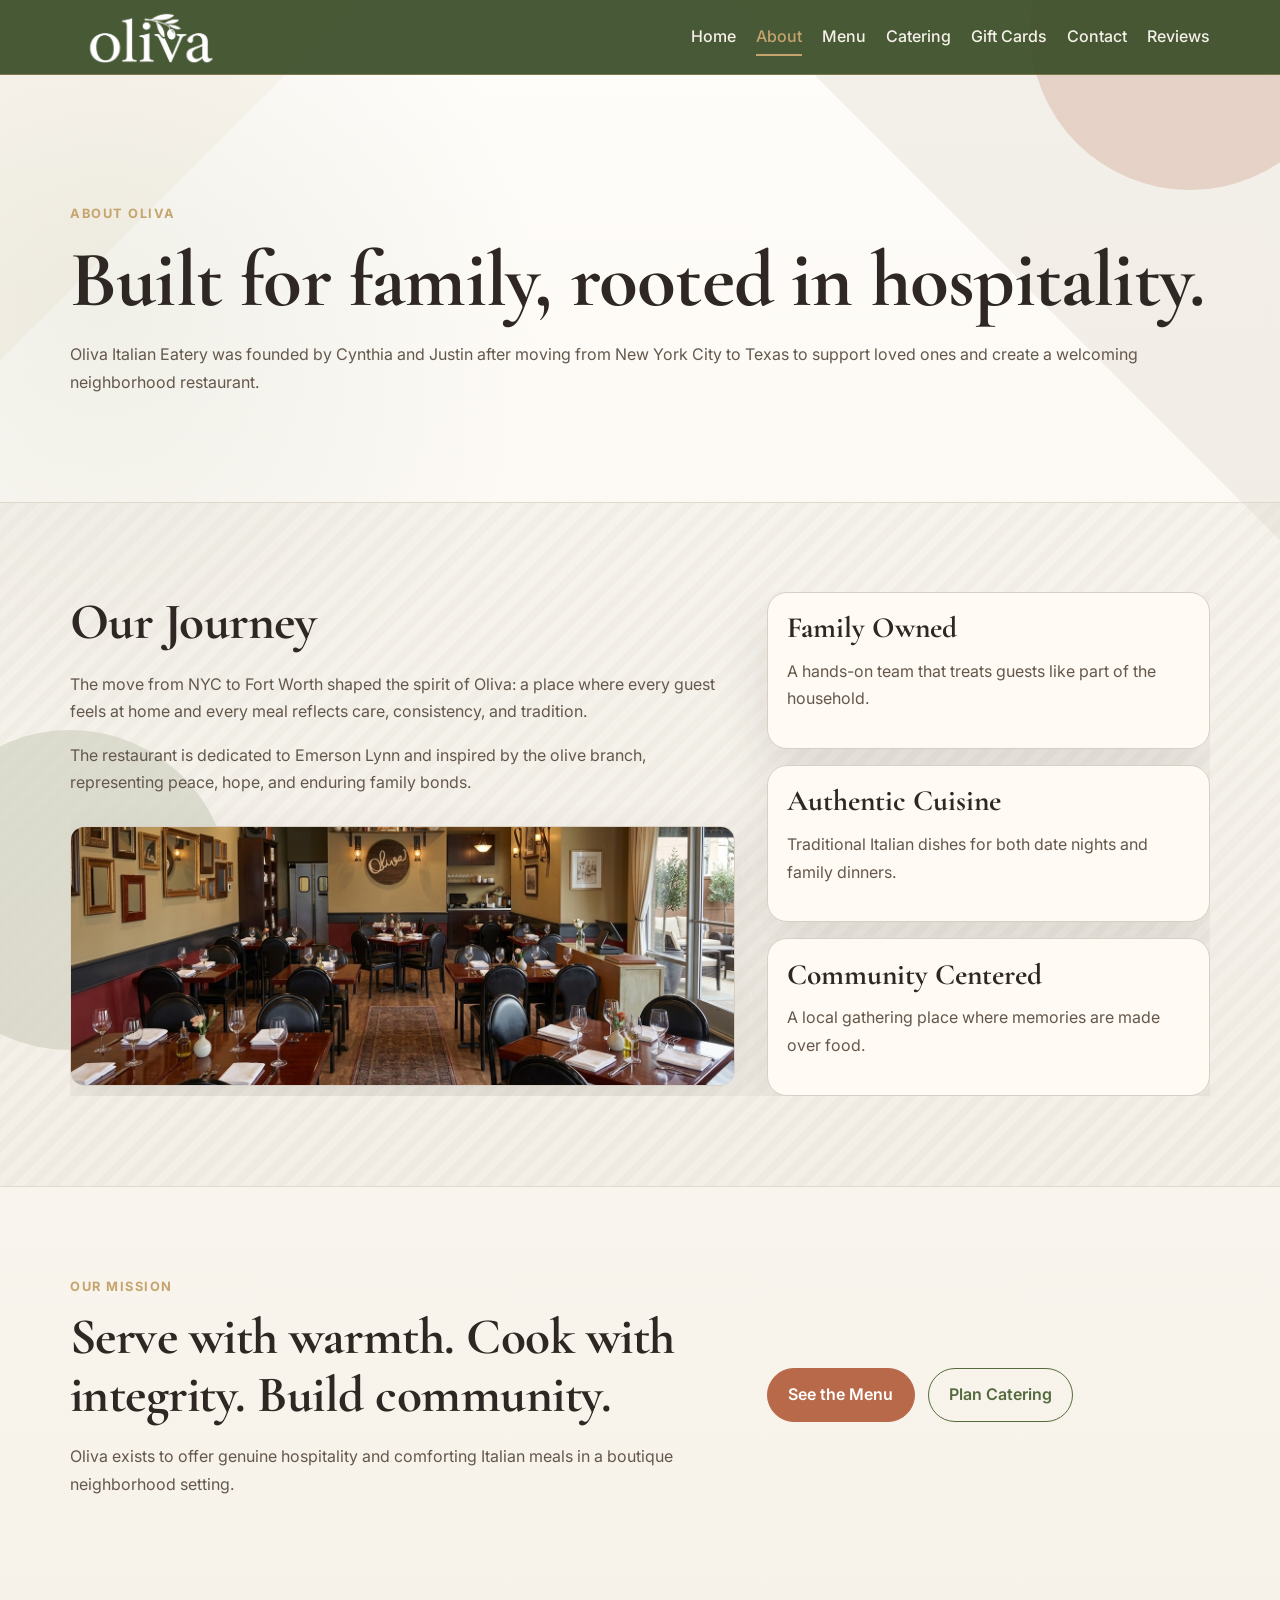
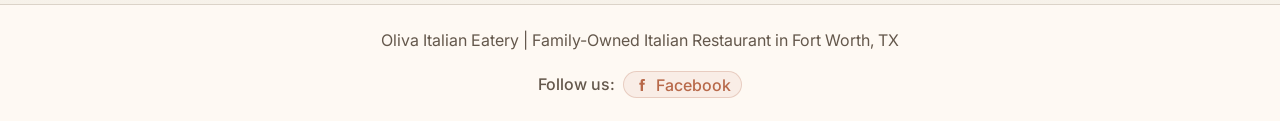
<file: about.html>
<!doctype html>
<html lang="en">
  <head>
    <meta charset="UTF-8" />
    <meta name="viewport" content="width=device-width, initial-scale=1.0" />
    <title>Oliva Italian Eatery | About</title>
    <meta
      name="description"
      content="Learn the story of Oliva Italian Eatery, founded by Cynthia and Justin and dedicated to family, peace, and community."
    />
    <meta name="robots" content="noindex, nofollow" />
    <meta name="googlebot" content="noindex, nofollow" />
    <link rel="preconnect" href="https://fonts.googleapis.com" />
    <link rel="preconnect" href="https://fonts.gstatic.com" crossorigin />
    <link
      href="https://fonts.googleapis.com/css2?family=Cormorant+Garamond:wght@500;600;700&family=Inter:wght@300;400;500;600;700&family=Playfair+Display:wght@500;600;700&display=swap"
      rel="stylesheet"
    />
    <link rel="stylesheet" href="styles.css" />
  </head>
  <body>
    <div class="background-shape shape-one" aria-hidden="true"></div>
    <div class="background-shape shape-two" aria-hidden="true"></div>

    <header class="site-header">
      <div class="container nav-wrap">
        <a class="logo" href="index.html">
          <img src="images/oliva-logo.png" alt="Oliva Italian Eatery" class="logo-img" />
        </a>
        <button class="menu-toggle" aria-expanded="false" aria-controls="site-nav">Menu</button>
        <nav id="site-nav" class="site-nav" aria-label="Main navigation">
          <a href="index.html">Home</a>
          <a class="current-page" href="about.html">About</a>
          <a href="menu.html">Menu</a>
          <a href="catering.html">Catering</a>
          <a href="gift-cards.html">Gift Cards</a>
          <a href="contact.html">Contact</a>
          <a href="index.html#reviews">Reviews</a>
        </nav>
      </div>
    </header>

    <main>
      <section class="page-hero section">
        <div class="container reveal">
          <p class="kicker">About Oliva</p>
          <h1>Built for family, rooted in hospitality.</h1>
          <p>
            Oliva Italian Eatery was founded by Cynthia and Justin after moving from New York
            City to Texas to support loved ones and create a welcoming neighborhood restaurant.
          </p>
        </div>
      </section>

      <section class="section section-tint">
        <div class="container split reveal">
          <div>
            <h2>Our Journey</h2>
            <p>
              The move from NYC to Fort Worth shaped the spirit of Oliva: a place where every
              guest feels at home and every meal reflects care, consistency, and tradition.
            </p>
            <p>
              The restaurant is dedicated to Emerson Lynn and inspired by the olive branch,
              representing peace, hope, and enduring family bonds.
            </p>
            <img
              class="inline-photo"
              src="images/new%20interior.png"
              alt="Italian dining room with warm lighting"
              loading="lazy"
            />
          </div>
          <div class="story-points">
            <article>
              <h3>Family Owned</h3>
              <p>A hands-on team that treats guests like part of the household.</p>
            </article>
            <article>
              <h3>Authentic Cuisine</h3>
              <p>Traditional Italian dishes for both date nights and family dinners.</p>
            </article>
            <article>
              <h3>Community Centered</h3>
              <p>A local gathering place where memories are made over food.</p>
            </article>
          </div>
        </div>
      </section>

      <section class="section">
        <div class="container split reveal">
          <div>
            <p class="kicker">Our Mission</p>
            <h2>Serve with warmth. Cook with integrity. Build community.</h2>
            <p>
              Oliva exists to offer genuine hospitality and comforting Italian meals in a
              boutique neighborhood setting.
            </p>
          </div>
          <div class="contact-actions">
            <a class="btn btn-primary" href="menu.html">See the Menu</a>
            <a class="btn btn-outline" href="catering.html">Plan Catering</a>
          </div>
        </div>
      </section>
    </main>

    <footer class="site-footer">
      <div class="container">
        <p>Oliva Italian Eatery | Family-Owned Italian Restaurant in Fort Worth, TX</p>
        <p class="social-links">
          Follow us:
          <a href="https://www.facebook.com/olivaeatery/" target="_blank" rel="noreferrer" aria-label="Oliva Eatery on Facebook">
            <span class="social-icon" aria-hidden="true">
              <svg viewBox="0 0 24 24" role="img" focusable="false">
                <path
                  d="M13.5 8.5V6.9c0-.8.5-.9.8-.9h2V3h-2.8C10.6 3 10 5.1 10 6.3v2.2H8v3h2V21h3.5v-9.5h2.4l.3-3h-2.7z"
                ></path>
              </svg>
            </span>
            Facebook
          </a>
        </p>
      </div>
    </footer>

    <script src="script.js"></script>
  </body>
</html>
</file>
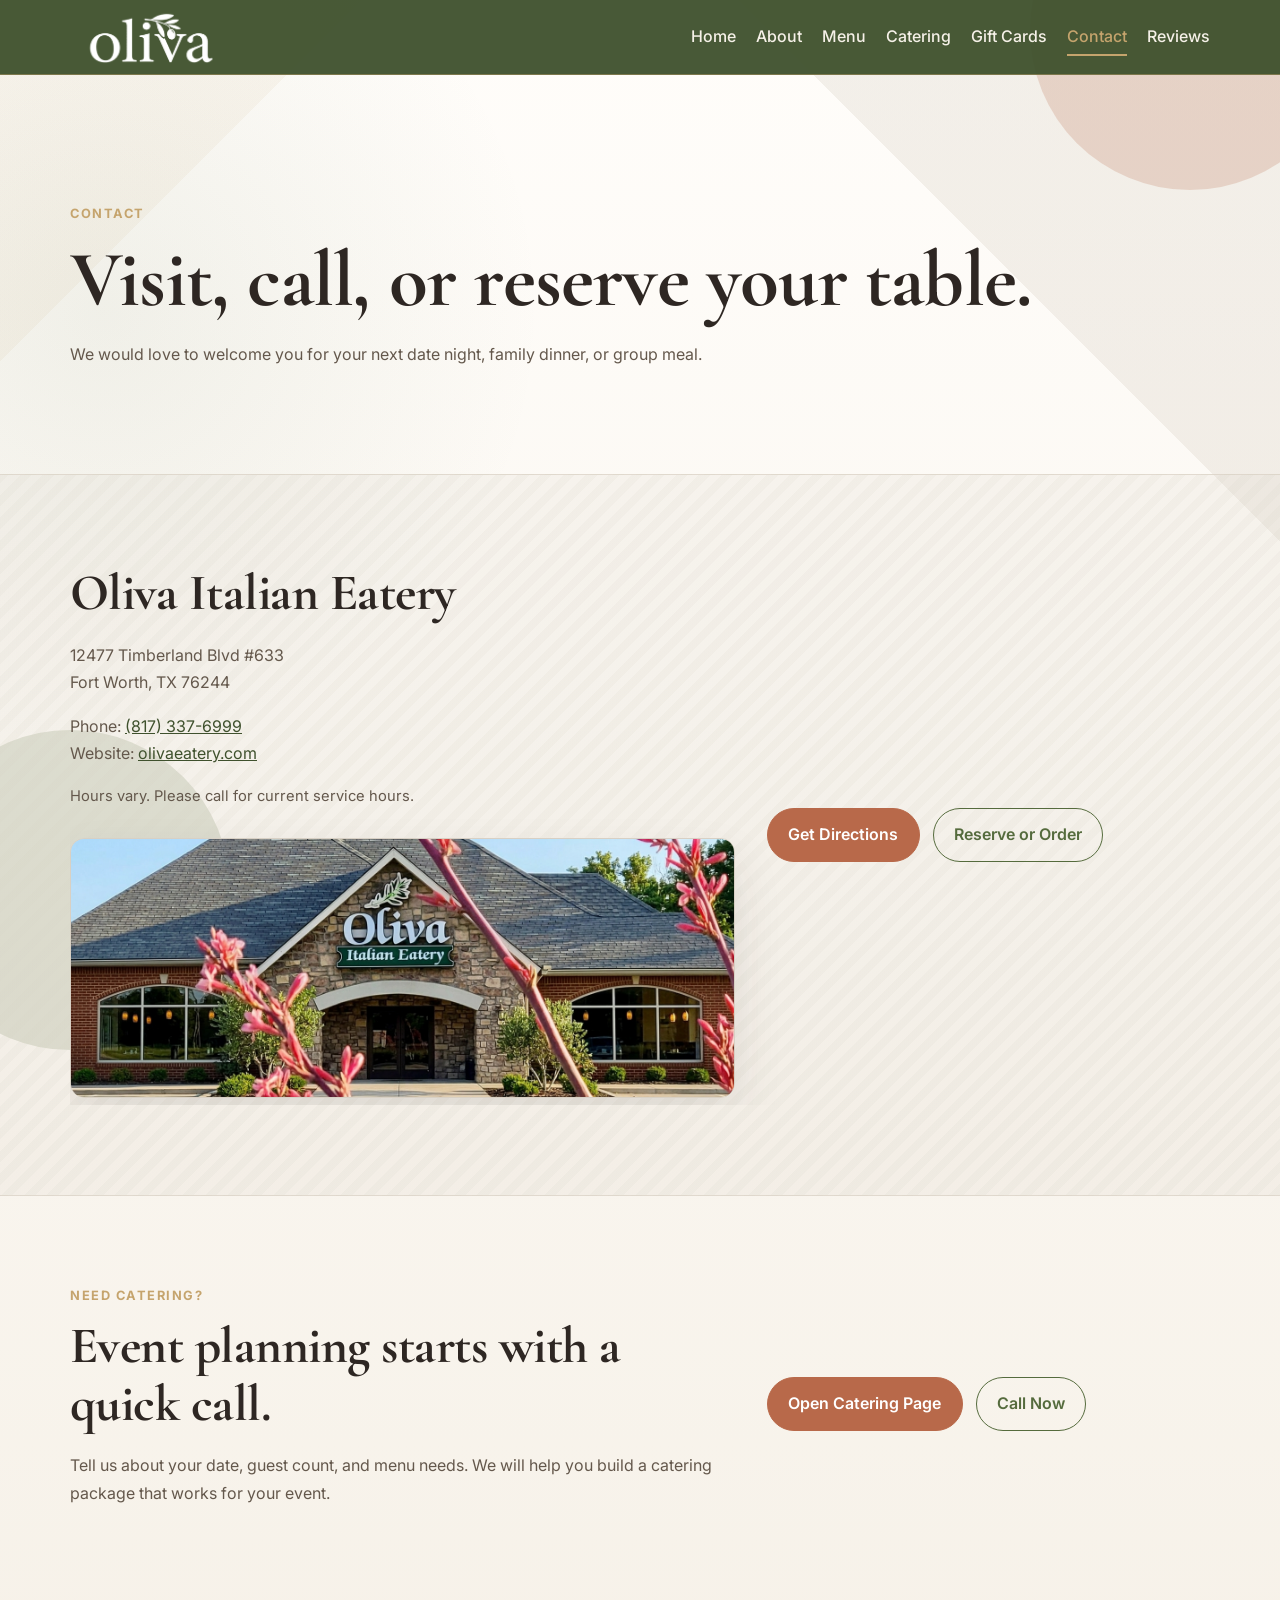
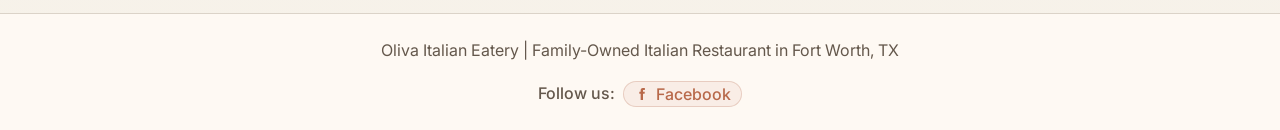
<file: contact.html>
<!doctype html>
<html lang="en">
  <head>
    <meta charset="UTF-8" />
    <meta name="viewport" content="width=device-width, initial-scale=1.0" />
    <title>Oliva Italian Eatery | Contact</title>
    <meta
      name="description"
      content="Contact Oliva Italian Eatery in Fort Worth, TX for reservations, directions, and catering inquiries."
    />
    <meta name="robots" content="noindex, nofollow" />
    <meta name="googlebot" content="noindex, nofollow" />
    <link rel="preconnect" href="https://fonts.googleapis.com" />
    <link rel="preconnect" href="https://fonts.gstatic.com" crossorigin />
    <link
      href="https://fonts.googleapis.com/css2?family=Cormorant+Garamond:wght@500;600;700&family=Inter:wght@300;400;500;600;700&family=Playfair+Display:wght@500;600;700&display=swap"
      rel="stylesheet"
    />
    <link rel="stylesheet" href="styles.css" />
  </head>
  <body>
    <div class="background-shape shape-one" aria-hidden="true"></div>
    <div class="background-shape shape-two" aria-hidden="true"></div>

    <header class="site-header">
      <div class="container nav-wrap">
        <a class="logo" href="index.html">
          <img src="images/oliva-logo.png" alt="Oliva Italian Eatery" class="logo-img" />
        </a>
        <button class="menu-toggle" aria-expanded="false" aria-controls="site-nav">Menu</button>
        <nav id="site-nav" class="site-nav" aria-label="Main navigation">
          <a href="index.html">Home</a>
          <a href="about.html">About</a>
          <a href="menu.html">Menu</a>
          <a href="catering.html">Catering</a>
          <a href="gift-cards.html">Gift Cards</a>
          <a class="current-page" href="contact.html">Contact</a>
          <a href="index.html#reviews">Reviews</a>
        </nav>
      </div>
    </header>

    <main>
      <section class="page-hero section">
        <div class="container reveal">
          <p class="kicker">Contact</p>
          <h1>Visit, call, or reserve your table.</h1>
          <p>
            We would love to welcome you for your next date night, family dinner, or group meal.
          </p>
        </div>
      </section>

      <section class="section section-tint">
        <div class="container split reveal">
          <div>
            <h2>Oliva Italian Eatery</h2>
            <p>
              12477 Timberland Blvd #633<br />
              Fort Worth, TX 76244
            </p>
            <p>
              Phone: <a href="tel:+18173376999">(817) 337-6999</a><br />
              Website: <a href="https://www.olivaeatery.com" target="_blank" rel="noreferrer">olivaeatery.com</a>
            </p>
            <p class="small">Hours vary. Please call for current service hours.</p>
            <img
              class="inline-photo"
              src="images/oliva%20front.png"
              alt="Front exterior of Oliva Italian Eatery"
              loading="lazy"
            />
          </div>
          <div class="contact-actions">
            <a
              class="btn btn-primary"
              href="https://maps.google.com/?q=12477+Timberland+Blvd+%23633+Fort+Worth+TX+76244"
              target="_blank"
              rel="noreferrer"
              >Get Directions</a
            >
            <a class="btn btn-outline" href="https://order.toasttab.com/online/oliva-italian-eatery-12477-timberland-blvd-suite-633" target="_blank" rel="noreferrer">Reserve or Order</a>
          </div>
        </div>
      </section>

      <section class="section">
        <div class="container split reveal">
          <div>
            <p class="kicker">Need Catering?</p>
            <h2>Event planning starts with a quick call.</h2>
            <p>
              Tell us about your date, guest count, and menu needs. We will help you build a
              catering package that works for your event.
            </p>
          </div>
          <div class="contact-actions">
            <a class="btn btn-primary" href="catering.html">Open Catering Page</a>
            <a class="btn btn-outline" href="tel:+18173376999">Call Now</a>
          </div>
        </div>
      </section>
    </main>

    <footer class="site-footer">
      <div class="container">
        <p>Oliva Italian Eatery | Family-Owned Italian Restaurant in Fort Worth, TX</p>
        <p class="social-links">
          Follow us:
          <a href="https://www.facebook.com/olivaeatery/" target="_blank" rel="noreferrer" aria-label="Oliva Eatery on Facebook">
            <span class="social-icon" aria-hidden="true">
              <svg viewBox="0 0 24 24" role="img" focusable="false">
                <path
                  d="M13.5 8.5V6.9c0-.8.5-.9.8-.9h2V3h-2.8C10.6 3 10 5.1 10 6.3v2.2H8v3h2V21h3.5v-9.5h2.4l.3-3h-2.7z"
                ></path>
              </svg>
            </span>
            Facebook
          </a>
        </p>
      </div>
    </footer>

    <script src="script.js"></script>
  </body>
</html>
</file>
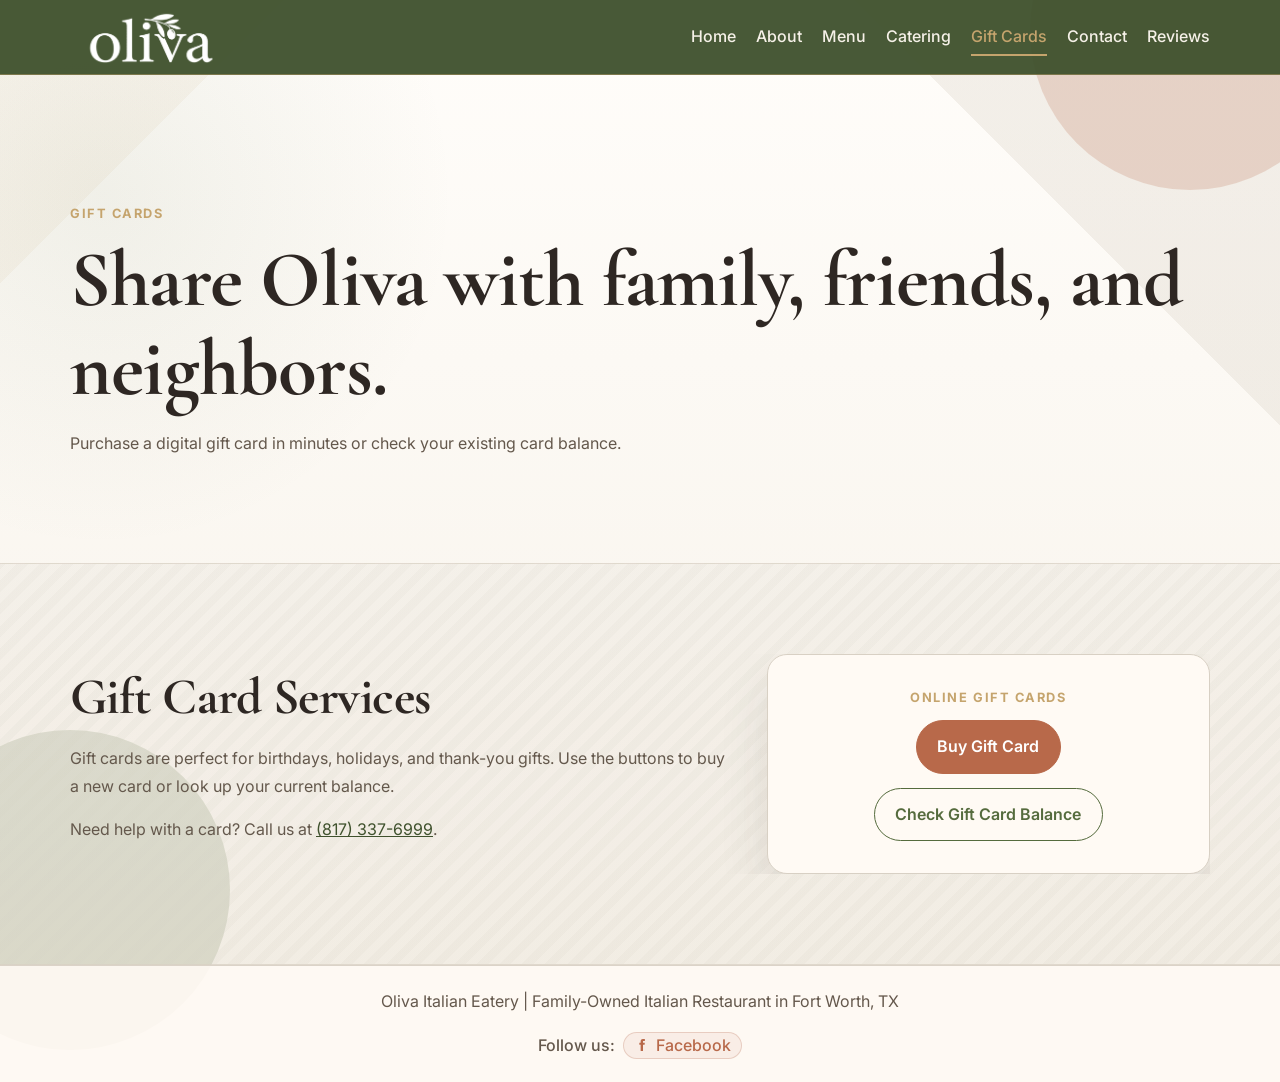
<file: gift-cards.html>
<!doctype html>
<html lang="en">
  <head>
    <meta charset="UTF-8" />
    <meta name="viewport" content="width=device-width, initial-scale=1.0" />
    <title>Oliva Italian Eatery | Gift Cards</title>
    <meta
      name="description"
      content="Buy an Oliva Italian Eatery gift card or check your gift card balance online."
    />
    <meta name="robots" content="noindex, nofollow" />
    <meta name="googlebot" content="noindex, nofollow" />
    <link rel="preconnect" href="https://fonts.googleapis.com" />
    <link rel="preconnect" href="https://fonts.gstatic.com" crossorigin />
    <link
      href="https://fonts.googleapis.com/css2?family=Cormorant+Garamond:wght@500;600;700&family=Inter:wght@300;400;500;600;700&family=Playfair+Display:wght@500;600;700&display=swap"
      rel="stylesheet"
    />
    <link rel="stylesheet" href="styles.css" />
  </head>
  <body>
    <div class="background-shape shape-one" aria-hidden="true"></div>
    <div class="background-shape shape-two" aria-hidden="true"></div>

    <header class="site-header">
      <div class="container nav-wrap">
        <a class="logo" href="index.html">
          <img src="images/oliva-logo.png" alt="Oliva Italian Eatery" class="logo-img" />
        </a>
        <button class="menu-toggle" aria-expanded="false" aria-controls="site-nav">Menu</button>
        <nav id="site-nav" class="site-nav" aria-label="Main navigation">
          <a href="index.html">Home</a>
          <a href="about.html">About</a>
          <a href="menu.html">Menu</a>
          <a href="catering.html">Catering</a>
          <a class="current-page" href="gift-cards.html">Gift Cards</a>
          <a href="contact.html">Contact</a>
          <a href="index.html#reviews">Reviews</a>
        </nav>
      </div>
    </header>

    <main>
      <section class="page-hero section">
        <div class="container reveal">
          <p class="kicker">Gift Cards</p>
          <h1>Share Oliva with family, friends, and neighbors.</h1>
          <p>
            Purchase a digital gift card in minutes or check your existing card balance.
          </p>
        </div>
      </section>

      <section class="section section-tint">
        <div class="container split reveal">
          <div>
            <h2>Gift Card Services</h2>
            <p>
              Gift cards are perfect for birthdays, holidays, and thank-you gifts. Use the
              buttons to buy a new card or look up your current balance.
            </p>
            <p>
              Need help with a card? Call us at <a href="tel:+18173376999">(817) 337-6999</a>.
            </p>
          </div>
          <div class="cta-box">
            <p class="kicker">Online Gift Cards</p>
            <div class="catering-actions">
              <a
                class="btn btn-primary"
                href="https://www.toasttab.com/oliva-italian-eatery-12477-timberland-blvd-suite-633/giftcards?utmCampaign=onlineOrdering"
                target="_blank"
                rel="noreferrer"
                >Buy Gift Card</a
              >
              <a
                class="btn btn-outline"
                href="https://www.toasttab.com/oliva-italian-eatery-12477-timberland-blvd-suite-633/findcard"
                target="_blank"
                rel="noreferrer"
                >Check Gift Card Balance</a
              >
            </div>
          </div>
        </div>
      </section>
    </main>

    <footer class="site-footer">
      <div class="container">
        <p>Oliva Italian Eatery | Family-Owned Italian Restaurant in Fort Worth, TX</p>
        <p class="social-links">
          Follow us:
          <a href="https://www.facebook.com/olivaeatery/" target="_blank" rel="noreferrer" aria-label="Oliva Eatery on Facebook">
            <span class="social-icon" aria-hidden="true">
              <svg viewBox="0 0 24 24" role="img" focusable="false">
                <path
                  d="M13.5 8.5V6.9c0-.8.5-.9.8-.9h2V3h-2.8C10.6 3 10 5.1 10 6.3v2.2H8v3h2V21h3.5v-9.5h2.4l.3-3h-2.7z"
                ></path>
              </svg>
            </span>
            Facebook
          </a>
        </p>
      </div>
    </footer>

    <script src="script.js"></script>
  </body>
</html>
</file>
<file: styles.css>
:root {
  --olive: #556b3d;
  --olive-deep: #3f512d;
  --terracotta: #b8694a;
  --cream: #f6f1e8;
  --stone: #d8d0c4;
  --espresso: #2e2723;
  --gold: #c5a46d;
  --paper: #fffdfa;
  --muted: #64584c;
  --card: #fffaf4;
  --border: #d8d0c4;
  --shadow: 0 24px 50px rgba(46, 39, 35, 0.11);
  --section-space: clamp(4rem, 7vw, 6.4rem);
}

* {
  box-sizing: border-box;
}

html {
  /* Removed smooth scroll for better performance */
}

body {
  margin: 0;
  font-family: "Inter", sans-serif;
  color: var(--espresso);
  background:
    linear-gradient(135deg, rgba(197, 164, 109, 0.08) 12%, transparent 12%),
    linear-gradient(225deg, rgba(216, 208, 196, 0.3) 18%, transparent 18%),
    radial-gradient(circle at 8% 18%, rgba(85, 107, 61, 0.08), transparent 24%),
    linear-gradient(180deg, var(--paper), var(--cream));
  line-height: 1.6;
  overflow-x: hidden;
}

.background-shape {
  position: fixed;
  width: 320px;
  height: 320px;
  border-radius: 999px;
  z-index: -1;
  /* Removed blur filter for better performance */
  opacity: 0.35;
  will-change: auto;
}

.shape-one {
  top: -130px;
  right: -70px;
  background: rgba(184, 105, 74, 0.6);
}

.shape-two {
  bottom: -150px;
  left: -90px;
  background: rgba(85, 107, 61, 0.5);
}

img {
  max-width: 100%;
}

.container {
  width: min(1140px, 90%);
  margin: 0 auto;
}

.section {
  padding: var(--section-space) 0;
  position: relative;
}

.section + .section .container {
  position: relative;
}

.section + .section .container::before {
  content: "";
  position: absolute;
  top: calc(var(--section-space) * -0.55);
  left: 50%;
  transform: translateX(-50%);
  width: min(240px, 46vw);
  height: 14px;
  background:
    radial-gradient(circle, rgba(197, 164, 109, 0.55) 2.2px, transparent 2.2px)
      center/22px 14px repeat-x;
  pointer-events: none;
}

.section-tint {
  background:
    linear-gradient(to right, rgba(216, 208, 196, 0.16), rgba(216, 208, 196, 0.16)),
    repeating-linear-gradient(
      -45deg,
      rgba(216, 208, 196, 0.13),
      rgba(216, 208, 196, 0.13) 8px,
      transparent 8px,
      transparent 16px
    );
  border-top: 1px solid rgba(216, 208, 196, 0.72);
  border-bottom: 1px solid rgba(216, 208, 196, 0.72);
}

.kicker {
  text-transform: uppercase;
  letter-spacing: 0.12em;
  font-size: 0.8rem;
  font-weight: 700;
  color: var(--gold);
  margin-bottom: 0.7rem;
}

h1,
h2,
h3 {
  font-family: "Cormorant Garamond", serif;
  line-height: 1.12;
  margin: 0;
}

h1 {
  font-size: clamp(2.8rem, 6.2vw, 5.2rem);
  margin-bottom: 1rem;
  letter-spacing: -0.01em;
}

h2 {
  font-size: clamp(2rem, 4vw, 3.35rem);
  margin-bottom: 1.2rem;
  letter-spacing: -0.01em;
}

h3 {
  font-size: clamp(1.35rem, 2.3vw, 1.85rem);
  margin-bottom: 0.8rem;
}

blockquote,
figcaption,
.founder-band h2,
.founder-band p {
  font-family: "Playfair Display", serif;
}

p {
  margin: 0 0 1rem;
  color: var(--muted);
  line-height: 1.72;
}

a {
  color: var(--olive-deep);
}

.site-header {
  position: sticky;
  top: 0;
  z-index: 20;
  /* Removed backdrop-filter blur for better performance */
  background: rgba(63, 81, 45, 0.95);
  border-bottom: 1px solid rgba(197, 164, 109, 0.42);
  will-change: auto;
}

.nav-wrap {
  display: flex;
  align-items: center;
  justify-content: space-between;
  gap: 1rem;
  padding: 0.6rem 0;
  min-height: 70px;
}

.logo {
  font-family: "Cormorant Garamond", serif;
  font-size: 1.6rem;
  font-weight: 700;
  text-decoration: none;
  /* color: var(--cream); */
  display: flex;
  align-items: center;
  justify-content: center;
  height: 100%;
}

.logo-img {
  height: 55px;
  width: auto;
  object-fit: contain;
  display: block;
}

.site-nav {
  display: flex;
  gap: 1.25rem;
}

.site-nav a {
  text-decoration: none;
  font-weight: 500;
  color: var(--cream);
  position: relative;
}

.site-nav a:hover {
  color: var(--gold);
}

.site-nav a.current-page {
  color: var(--gold);
}

.site-nav a.current-page::after {
  content: "";
  position: absolute;
  left: 0;
  right: 0;
  bottom: -0.4rem;
  height: 2px;
  background: var(--gold);
}

.menu-toggle {
  display: none;
  border: 1px solid var(--gold);
  background: transparent;
  color: var(--cream);
  padding: 0.4rem 0.75rem;
  border-radius: 999px;
  font: inherit;
}

.hero {
  padding-top: clamp(6.2rem, 10vw, 8.2rem);
  padding-bottom: clamp(4.2rem, 7vw, 5.8rem);
}

.page-hero {
  padding-top: clamp(6.2rem, 10vw, 8rem);
  text-align: left;
}

.hero-copy {
  max-width: 70ch;
}

.hero-copy > p {
  font-size: 1.08rem;
}

.hero-grid,
.split {
  display: grid;
  gap: 2rem;
  align-items: center;
  grid-template-columns: 1.2fr 0.8fr;
}

.hero-card,
.story-points article,
.cta-box,
.reviews-grid blockquote {
  background: var(--card);
  border: 1px solid var(--border);
  border-radius: 20px;
  box-shadow: var(--shadow);
}

.hero-card {
  padding: 2.15rem;
}

.hero-photo {
  width: 100%;
  height: 240px;
  object-fit: cover;
  border-radius: 12px;
  margin-bottom: 1rem;
}

.hero-card h2 {
  margin-bottom: 0.8rem;
}

.small {
  font-size: 0.92rem;
}

.hero-actions,
.contact-actions {
  display: flex;
  flex-wrap: wrap;
  gap: 0.8rem;
}

.btn {
  display: inline-flex;
  align-items: center;
  justify-content: center;
  padding: 0.82rem 1.28rem;
  border-radius: 999px;
  text-decoration: none;
  font-weight: 600;
  transition: background 0.2s ease, color 0.2s ease, border-color 0.2s ease;
}

.btn:hover {
  /* Removed transform for better performance */
}

.btn-primary {
  background: var(--terracotta);
  color: #fff;
  border: 1px solid var(--terracotta);
}

.btn-primary:hover {
  background: #a55a3d;
  border-color: #a55a3d;
}

.btn-outline {
  border: 1px solid var(--olive);
  color: var(--olive);
}

.btn-outline:hover {
  background: rgba(197, 164, 109, 0.12);
  border-color: var(--gold);
  color: var(--olive-deep);
}

.story-points {
  display: grid;
  gap: 1rem;
}

.story-points article {
  padding: 1.2rem;
}

.feature-grid {
  margin-top: 1.2rem;
  display: grid;
  gap: 1rem;
  grid-template-columns: repeat(3, minmax(0, 1fr));
}

.feature-grid article {
  background: var(--card);
  border: 1px solid var(--border);
  border-radius: 18px;
  padding: 1.35rem;
  box-shadow: var(--shadow);
}

.founder-band {
  background:
    linear-gradient(115deg, rgba(85, 107, 61, 0.92), rgba(63, 81, 45, 0.95)),
    radial-gradient(circle at 20% 30%, rgba(197, 164, 109, 0.26), transparent 45%);
  color: #f7f2ea;
  padding: 0;
}

.founder-wrap {
  display: grid;
  grid-template-columns: 1fr 1fr;
  min-height: 420px;
}

.founder-image {
  min-height: 340px;
  background-image:
    linear-gradient(rgba(46, 39, 35, 0.2), rgba(46, 39, 35, 0.2)),
    url("images/new interior.png");
  background-size: cover;
  background-position: center;
}

.founder-copy {
  padding: clamp(2rem, 4vw, 3.8rem);
  display: grid;
  align-content: center;
  gap: 0.7rem;
  position: relative;
}

.founder-copy::before {
  content: "";
  position: absolute;
  top: 1.2rem;
  right: 1.2rem;
  width: 145px;
  height: 145px;
  opacity: 0.16;
  background-repeat: no-repeat;
  background-size: contain;
  background-image: url("data:image/svg+xml,%3Csvg xmlns='http://www.w3.org/2000/svg' viewBox='0 0 120 120'%3E%3Cpath d='M61 108c-9-18-8-38 2-57s27-33 46-36c-8 8-14 16-18 24 7-3 15-4 24-3-15 7-25 19-30 35-5 15-12 27-24 37zM28 98c-5-10-4-21 1-31 5-10 14-18 24-20-4 4-7 9-9 14 4-2 8-2 13-1-8 4-13 10-16 19-3 8-6 15-13 19z' fill='%23f6f1e8'/%3E%3C/svg%3E");
}

.founder-band .kicker {
  color: var(--gold);
}

.founder-band h2 {
  color: #fff;
  font-size: clamp(2rem, 4vw, 3.1rem);
}

.founder-band p {
  color: rgba(246, 241, 232, 0.93);
  font-size: 1.08rem;
  margin: 0;
}

.image-grid {
  display: grid;
  gap: 1rem;
  grid-template-columns: repeat(4, minmax(0, 1fr));
  margin-top: 1.4rem;
}

.compact-grid {
  grid-template-columns: repeat(3, minmax(0, 1fr));
  margin-bottom: 1.2rem;
}

.photo-card {
  margin: 0;
  border: 1px solid var(--border);
  border-radius: 18px;
  background: var(--card);
  box-shadow: var(--shadow);
  overflow: hidden;
}

.photo-card img {
  display: block;
  width: 100%;
  height: 210px;
  object-fit: cover;
}

.photo-card figcaption {
  padding: 0.7rem 0.9rem;
  font-weight: 600;
  color: var(--espresso);
}

.inline-photo {
  width: 100%;
  height: 260px;
  object-fit: cover;
  border: 1px solid var(--border);
  border-radius: 14px;
  box-shadow: var(--shadow);
  margin-top: 0.8rem;
}

.menu-grid {
  margin-top: 1.8rem;
  display: grid;
  gap: 1rem;
  grid-template-columns: repeat(3, minmax(0, 1fr));
}

.menu-grid article {
  background: var(--card);
  border: 1px solid var(--border);
  border-radius: 18px;
  padding: 1.35rem;
}

.menu-grid ul {
  margin: 0;
  padding-left: 1.15rem;
  list-style: none;
}

.menu-grid li {
  margin-bottom: 0.95rem;
  display: flex;
  flex-direction: column;
  gap: 0.25rem;
}

.ingredient {
  display: block;
  font-size: 0.85rem;
  color: var(--muted);
  font-weight: 400;
  line-height: 1.5;
  font-style: italic;
}

.cta-box {
  padding: 2rem;
  text-align: center;
}

.catering-actions {
  display: flex;
  flex-direction: column;
  align-items: center;
  gap: 0.85rem;
}

.gallery-grid {
  display: grid;
  gap: 1rem;
  grid-template-columns: repeat(4, minmax(0, 1fr));
}

.gallery-grid figure {
  margin: 0;
  border-radius: 18px;
  min-height: 170px;
  display: grid;
  place-items: end start;
  padding: 1rem;
  border: 1px solid var(--border);
  background:
    linear-gradient(130deg, rgba(85, 107, 61, 0.93), rgba(184, 105, 74, 0.88)),
    repeating-linear-gradient(
      45deg,
      rgba(255, 255, 255, 0.12),
      rgba(255, 255, 255, 0.12) 10px,
      transparent 10px,
      transparent 20px
    );
  color: #fff;
  font-weight: 600;
  letter-spacing: 0.02em;
}

.reviews-grid {
  display: grid;
  gap: 1rem;
  grid-template-columns: repeat(3, minmax(0, 1fr));
}

.reviews-grid blockquote {
  margin: 0;
  padding: 1.45rem;
  font-size: 1.02rem;
}

.reviews-grid cite {
  display: block;
  margin-top: 0.8rem;
  font-style: normal;
  color: var(--gold);
}

.site-footer {
  border-top: 1px solid rgba(216, 208, 196, 0.9);
  padding: 1.4rem 0;
  text-align: center;
  background: rgba(255, 250, 244, 0.88);
}

.social-links {
  display: flex;
  justify-content: center;
  align-items: center;
  gap: 0.5rem;
  flex-wrap: wrap;
  margin-bottom: 0;
  font-weight: 500;
}

.social-links a {
  display: inline-flex;
  align-items: center;
  justify-content: center;
  gap: 0.35rem;
  padding: 0.26rem 0.62rem;
  border-radius: 999px;
  background: rgba(184, 105, 74, 0.08);
  color: var(--terracotta);
  text-decoration: none;
  border: 1px solid rgba(160, 74, 47, 0.2);
  line-height: 1;
}

.social-icon {
  width: 1rem;
  height: 1rem;
  display: inline-flex;
  align-items: center;
  justify-content: center;
}

.social-icon svg {
  display: block;
  width: 100%;
  height: 100%;
  fill: currentColor;
}

.social-links a:hover {
  background: rgba(197, 164, 109, 0.22);
  color: var(--olive-deep);
  border-color: rgba(85, 107, 61, 0.24);
}

.reveal {
  opacity: 0;
  /* Simplified animation for better performance */
  transition: opacity 0.4s ease;
  contain: layout style paint;
}

.feature-grid article,
.menu-grid article,
.photo-card,
.reviews-grid blockquote,
.story-points article {
  transition: transform 0.25s ease, box-shadow 0.25s ease;
}

.feature-grid article:hover,
.menu-grid article:hover,
.photo-card:hover,
.reviews-grid blockquote:hover,
.story-points article:hover {
  /* Removed transform for better performance */
  box-shadow: 0 16px 32px rgba(46, 39, 35, 0.12);
}

.reveal.reveal-on {
  opacity: 1;
}

@media (max-width: 980px) {
  .founder-wrap {
    grid-template-columns: 1fr;
  }

  .founder-image {
    min-height: 260px;
  }

  .image-grid,
  .feature-grid,
  .menu-grid {
    grid-template-columns: repeat(2, minmax(0, 1fr));
  }

  .gallery-grid,
  .reviews-grid {
    grid-template-columns: repeat(2, minmax(0, 1fr));
  }
}

@media (max-width: 760px) {
  .menu-toggle {
    display: block;
  }

  .site-nav {
    position: absolute;
    top: 100%;
    right: 4%;
    background: var(--olive-deep);
    border: 1px solid rgba(197, 164, 109, 0.3);
    border-radius: 14px;
    box-shadow: var(--shadow);
    padding: 0.75rem;
    display: none;
    flex-direction: column;
    min-width: 180px;
  }

  .site-nav.nav-open {
    display: flex;
  }

  .hero-grid,
  .split,
  .image-grid,
  .feature-grid,
  .menu-grid,
  .gallery-grid,
  .reviews-grid {
    grid-template-columns: 1fr;
  }

  .hero {
    padding-top: 5.4rem;
    padding-bottom: 3.9rem;
  }

  .page-hero {
    padding-top: 5.4rem;
  }

  .section {
    padding: 3.8rem 0;
  }
}
</file>
